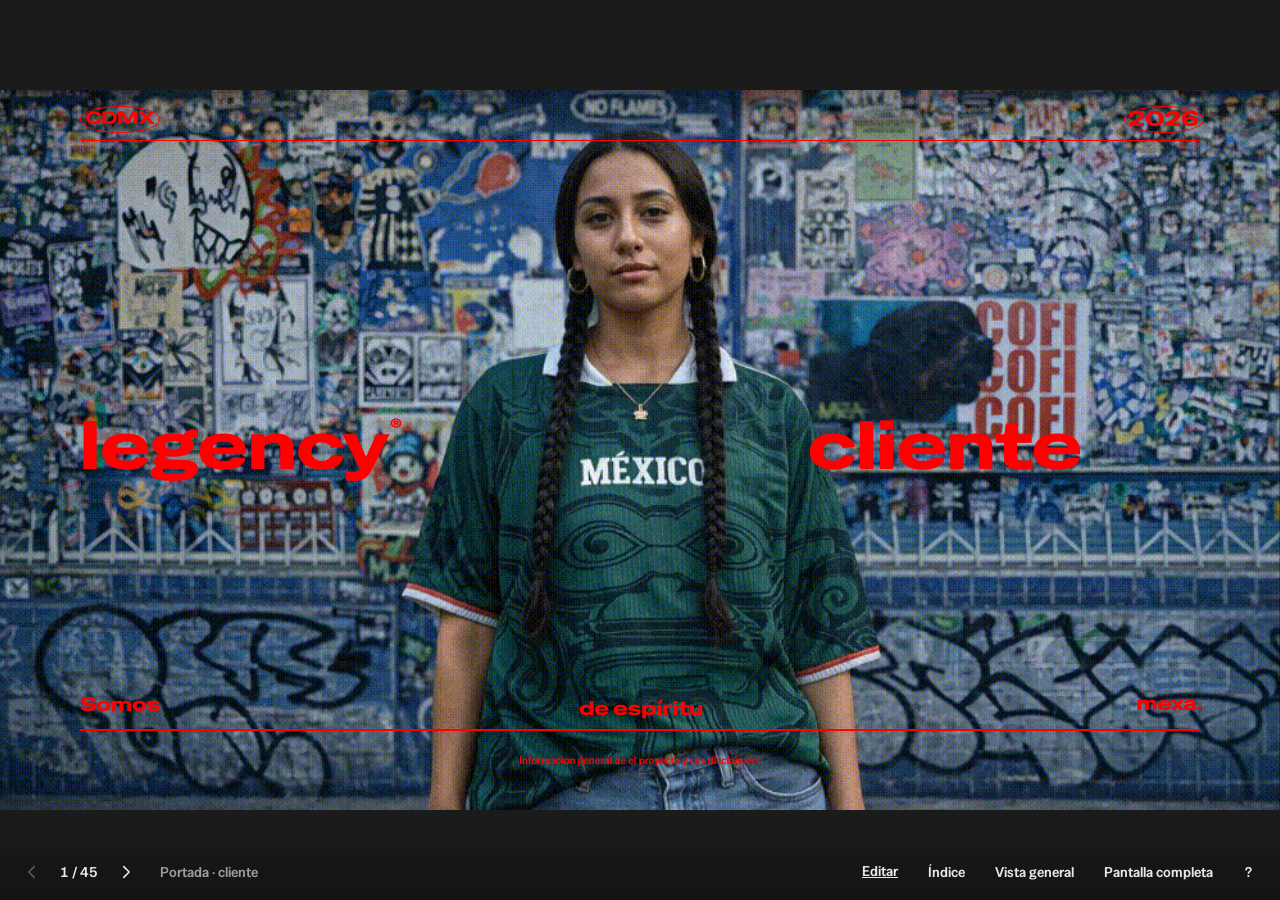
<file: index.html>
<!doctype html>
<html lang="es">
<head>
  <meta charset="utf-8">
  <meta name="viewport" content="width=device-width, initial-scale=1, viewport-fit=cover">
  <title>Legency · Presentaciones</title>
  <meta name="robots" content="noindex">
  <link rel="icon" href="data:,">
  <link rel="preconnect" href="https://fonts.googleapis.com">
  <link rel="preconnect" href="https://fonts.gstatic.com" crossorigin>
  <link rel="stylesheet" href="src/slide.css">
  <link rel="stylesheet" href="src/viewer.css">
</head>
<body>
  <main class="stage" id="stage" aria-roledescription="presentación"></main>

  <nav class="bar" id="bar" aria-label="Controles de la presentación">
    <div class="bar-nav">
      <button type="button" class="btn icon" id="prev" aria-label="Diapositiva anterior" title="Anterior (←)">
        <svg viewBox="0 0 20 20" aria-hidden="true"><path d="M12.5 4 6.5 10l6 6" /></svg>
      </button>
      <span class="counter" id="counter" aria-live="off">1 / 45</span>
      <button type="button" class="btn icon" id="next" aria-label="Diapositiva siguiente" title="Siguiente (→)">
        <svg viewBox="0 0 20 20" aria-hidden="true"><path d="m7.5 4 6 6-6 6" /></svg>
      </button>
    </div>
    <p class="bar-title" id="slide-title" aria-live="polite"></p>
    <div class="bar-actions">
      <a class="btn" href="editor.html" title="Editar contenido">Editar</a>
      <button type="button" class="btn" id="open-index" aria-controls="index" aria-expanded="false" title="Índice (I)">Índice</button>
      <button type="button" class="btn" id="open-overview" aria-controls="overview" aria-expanded="false" title="Vista general (G)">Vista general</button>
      <button type="button" class="btn" id="toggle-fs" title="Pantalla completa (F)">Pantalla completa</button>
      <button type="button" class="btn icon" id="open-help" aria-label="Atajos de teclado" title="Atajos (?)">?</button>
    </div>
  </nav>

  <aside class="index" id="index" aria-label="Índice de diapositivas" hidden>
    <header class="panel-head">
      <h2>Índice</h2>
      <button type="button" class="btn" data-close="index">Cerrar</button>
    </header>
    <ol class="index-list" id="index-list"></ol>
  </aside>

  <section class="overview" id="overview" aria-label="Vista general" hidden>
    <header class="panel-head">
      <h2 id="overview-title">Vista general</h2>
      <button type="button" class="btn" data-close="overview">Volver a la presentación</button>
    </header>
    <ol class="grid" id="grid"></ol>
  </section>

  <dialog class="help" id="help" aria-labelledby="help-title">
    <h2 id="help-title">Atajos de teclado</h2>
    <dl>
      <dt><kbd>→</kbd> <kbd>Espacio</kbd> <kbd>Av Pág</kbd></dt><dd>Siguiente</dd>
      <dt><kbd>←</kbd> <kbd>Re Pág</kbd></dt><dd>Anterior</dd>
      <dt><kbd>Inicio</kbd> <kbd>Fin</kbd></dt><dd>Primera y última</dd>
      <dt><kbd>12</kbd> <kbd>Enter</kbd></dt><dd>Ir a la diapositiva 12</dd>
      <dt><kbd>G</kbd></dt><dd>Vista general</dd>
      <dt><kbd>I</kbd></dt><dd>Índice</dd>
      <dt><kbd>F</kbd></dt><dd>Pantalla completa</dd>
      <dt><kbd>Esc</kbd></dt><dd>Cerrar panel</dd>
    </dl>
    <form method="dialog"><button class="btn" autofocus>Entendido</button></form>
  </dialog>

  <p class="jump" id="jump" hidden></p>
  <p class="error" id="error" hidden></p>

  <script type="module" src="src/app.js"></script>
</body>
</html>
</file>
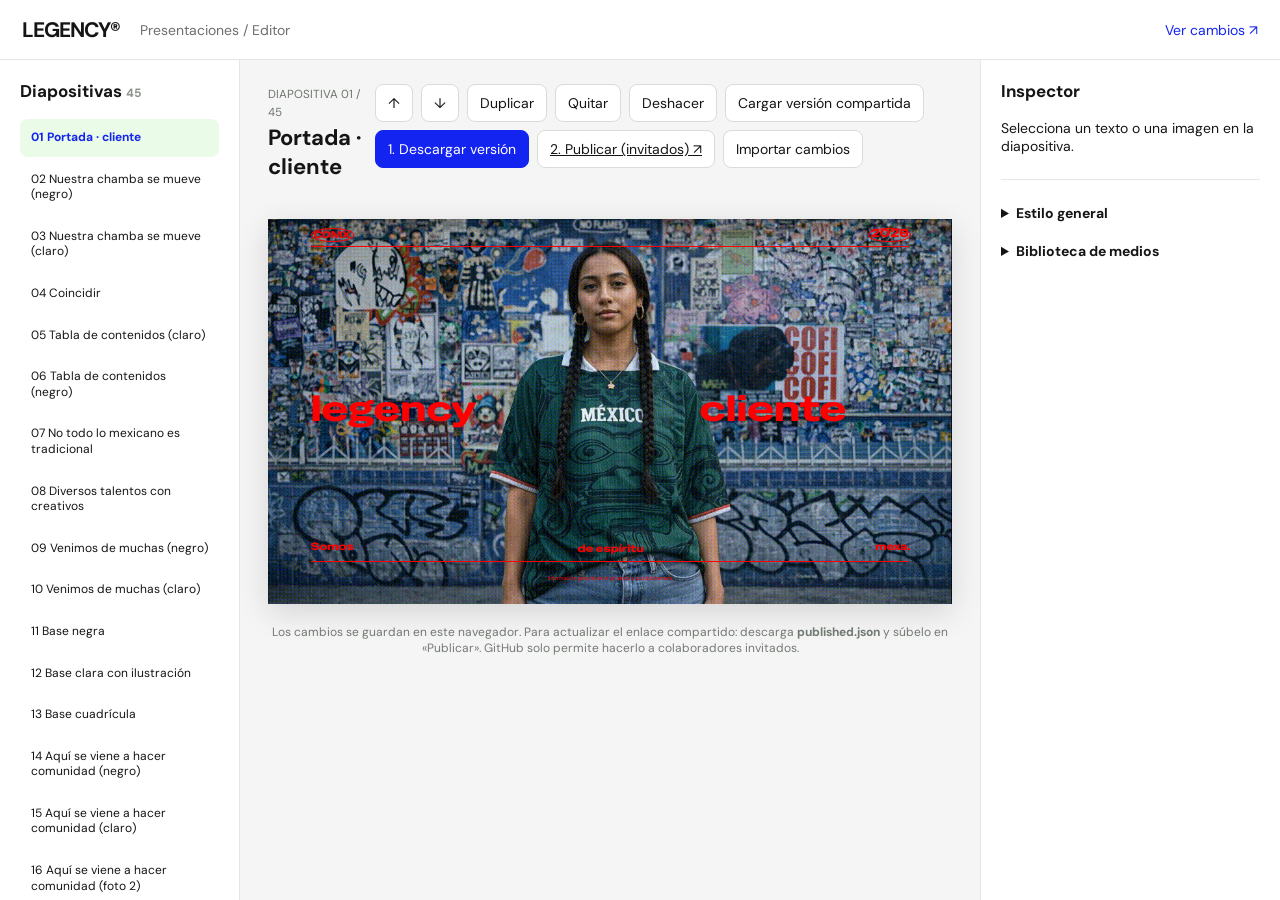
<file: editor.html>
<!doctype html>
<html lang="es"><head><meta charset="utf-8"><meta name="viewport" content="width=device-width,initial-scale=1"><title>Editor · Legency Presentaciones</title><link rel="stylesheet" href="src/slide.css"><link rel="stylesheet" href="src/editor.css"></head>
<body><header><strong>LEGENCY®</strong><span>Presentaciones / Editor</span><a href="./?preview=1">Ver cambios ↗</a></header>
<main><aside><h1>Diapositivas <small id="count"></small></h1><nav id="slides"></nav></aside>
<section class="work"><div class="top"><div><small id="slide-no"></small><h2 id="slide-name"></h2></div><div class="actions"><button id="up" title="Subir esta diapositiva">↑</button><button id="down" title="Bajar esta diapositiva">↓</button><button id="duplicate">Duplicar</button><button id="remove">Quitar</button><button id="undo">Deshacer</button><button id="reset">Cargar versión compartida</button><button id="export">1. Descargar versión</button><a class="button" href="https://github.com/legencymx/legency-presentaciones-web/upload/main" target="_blank" rel="noopener">2. Publicar (invitados) ↗</a><label class="button">Importar cambios<input id="import" type="file" accept="application/json" hidden></label></div></div><div id="canvas"></div><p class="hint">Los cambios se guardan en este navegador. Para actualizar el enlace compartido: descarga <b>published.json</b> y súbelo en «Publicar». GitHub solo permite hacerlo a colaboradores invitados.</p></section>
<aside class="inspector"><h2>Inspector</h2><div id="fields"><p>Selecciona un texto o una imagen.</p></div><hr><details><summary>Estilo general</summary><div id="theme-fields"></div></details><details><summary>Biblioteca de medios</summary><div id="library"></div></details></aside></main>
<script type="module" src="src/editor.js"></script></body></html>
</file>
<file: src/slide.css>
/* Lienzo de diapositiva. Independiente del visor: también lo usan la vista general y las herramientas. */

.slide {
  position: relative;
  width: 100%;
  aspect-ratio: 16 / 9;
  overflow: hidden;
  container-type: inline-size;
  --pt: calc(100cqw / 720);
  color: var(--c-ink);
  isolation: isolate;
  font-kerning: normal;
  -webkit-font-smoothing: antialiased;
  text-rendering: geometricPrecision;
}

.slide .el {
  position: absolute;
  box-sizing: border-box;
  margin: 0;
}

/* Texto: seleccionable, nunca rasterizado. El texto puede rebasar su caja, como en el original. */
.slide .el-text {
  display: flex;
  flex-direction: column;
  justify-content: flex-start;
  overflow: visible;
  overflow-wrap: normal;
  font-synthesis: none;
}
.slide .el-text .txt { min-width: 0; }
.slide .mk {
  background: var(--mk-bg, var(--c-green));
  color: var(--mk-fg, inherit);
  padding: var(--mk-pad, 0 calc(var(--pt) * 1.2));
  -webkit-box-decoration-break: clone;
  box-decoration-break: clone;
}
.slide .acc { color: var(--acc, var(--c-green)); font-weight: var(--acc-w, inherit); }
.slide .txt p { margin: 0; }
.slide .txt p + p { margin-top: var(--pgap, 0); }
.slide .txt sup { font-size: 0.32em; vertical-align: 1.6em; line-height: 0; }
.slide .lf-bg, .slide .lf-text { grid-area: 1 / 1; }
.slide .txt:has(> .lf-bg) { display: grid; }
.slide .lf-bg, .slide .lf-bg .acc, .slide .lf-bg .mk { color: transparent; user-select: none; }
.slide .lf-text .line-fill { background: none; }
.slide .line-fill {
  background: var(--lf-bg);
  padding: 0 var(--lf-pad, calc(var(--pt) * 2));
  -webkit-box-decoration-break: clone;
  box-decoration-break: clone;
}

.slide .el-media { overflow: hidden; }
.slide .el-media img,
.slide .el-media video {
  display: block;
  width: 100%;
  height: 100%;
  user-select: none;
}
.slide .el-media.is-missing {
  display: grid;
  place-items: center;
  text-align: center;
  background:
    repeating-linear-gradient(135deg, rgb(255 255 255 / 0.06) 0 calc(var(--pt) * 6), transparent 0 calc(var(--pt) * 12)),
    #2a2a2a;
  color: #bdbdbd;
  font: 400 calc(var(--pt) * 9) / 1.3 var(--f-sans);
  align-content: var(--missing-align, center);
  padding-block: calc(var(--pt) * 14);
  outline: calc(var(--pt) * 1) dashed #6b6b6b;
  outline-offset: calc(var(--pt) * -6);
}
.slide .el-media.is-missing b { color: #fff; font-weight: 700; }

.slide .el-link { position: absolute; inset: 0; }
.slide .el-link:focus-visible { outline: 2px solid var(--c-green); outline-offset: 2px; }
</file>
<file: src/viewer.css>
/* Visor. La interfaz se mantiene en segundo plano: el protagonismo es de la diapositiva. */

:root {
  --ui-bg: #1b1b1b;
  --ui-fg: #e7e7e7;
  --ui-dim: #9a9a9a;
  --ui-line: rgb(231 231 231 / 0.14);
  --ui-panel: #232323;
  --ui-focus: #41fc3f;
  --ui-font: 'Special Gothic', system-ui, sans-serif;
  --ease-out: cubic-bezier(0.23, 1, 0.32, 1);
  color-scheme: dark;
}

* { box-sizing: border-box; }

/* Los paneles usan display:flex; esto garantiza que hidden siempre los saque del flujo y de los clics. */
.index[hidden], .overview[hidden], .jump[hidden], .error[hidden] { display: none; }

html, body {
  margin: 0;
  height: 100%;
  background: var(--ui-bg);
  color: var(--ui-fg);
  font: 500 14px/1.35 var(--ui-font);
  overflow: hidden;
}

body.hide-cursor, body.hide-cursor * { cursor: none; }

:focus-visible { outline: 2px solid var(--ui-focus); outline-offset: 2px; }

/* ---------- Escenario 16:9 ---------- */
.stage {
  position: fixed;
  inset: 0;
  margin: auto;
  width: min(100vw, calc(100dvh * 16 / 9));
  height: min(100dvh, calc(100vw * 9 / 16));
  outline: none;
}
.stage > .slide { width: 100%; height: 100%; }

/* ---------- Barra inferior ---------- */
.bar {
  position: fixed;
  left: 0;
  right: 0;
  bottom: 0;
  display: grid;
  grid-template-columns: auto 1fr auto;
  align-items: center;
  gap: 16px;
  padding: 10px max(14px, env(safe-area-inset-right)) max(10px, env(safe-area-inset-bottom)) max(14px, env(safe-area-inset-left));
  background: linear-gradient(to top, rgb(20 20 20 / 0.92), rgb(20 20 20 / 0.7) 70%, transparent);
  z-index: 10;
  transition: opacity 180ms ease, transform 180ms var(--ease-out);
}
.bar.is-idle { opacity: 0; transform: translateY(6px); pointer-events: none; }

.bar-nav { display: flex; align-items: center; gap: 4px; }
.counter {
  min-width: 5.5ch;
  text-align: center;
  font-variant-numeric: tabular-nums;
  color: var(--ui-fg);
}
.bar-title {
  margin: 0;
  color: var(--ui-dim);
  white-space: nowrap;
  overflow: hidden;
  text-overflow: ellipsis;
}
.bar-actions { display: flex; gap: 4px; }

.btn {
  appearance: none;
  border: 1px solid transparent;
  background: transparent;
  color: var(--ui-fg);
  font: inherit;
  padding: 7px 12px;
  border-radius: 6px;
  cursor: pointer;
  transition: background-color 150ms ease, color 150ms ease;
}
.btn:disabled { color: #5a5a5a; cursor: default; }
.btn:active:not(:disabled) { transform: scale(0.97); }
.btn.icon { width: 36px; height: 36px; padding: 0; display: grid; place-items: center; }
.btn svg { width: 18px; height: 18px; fill: none; stroke: currentColor; stroke-width: 1.8; stroke-linecap: round; stroke-linejoin: round; }
@media (hover: hover) and (pointer: fine) {
  .btn:hover:not(:disabled) { background: rgb(231 231 231 / 0.1); }
}

/* ---------- Paneles ---------- */
.panel-head {
  display: flex;
  align-items: center;
  justify-content: space-between;
  gap: 12px;
  padding: 14px 16px 12px 20px;
  border-bottom: 1px solid var(--ui-line);
}
.panel-head h2 { margin: 0; font-size: 15px; font-weight: 600; }

.index {
  position: fixed;
  inset: 0 auto 0 0;
  width: min(360px, 92vw);
  background: var(--ui-panel);
  z-index: 20;
  display: flex;
  flex-direction: column;
  box-shadow: 0 0 0 1px var(--ui-line), 12px 0 40px rgb(0 0 0 / 0.4);
  transform: translateX(-100%);
  transition: transform 220ms var(--ease-out);
}
.index.is-open { transform: none; }
.index-list {
  list-style: none;
  margin: 0;
  padding: 6px 0 20px;
  overflow-y: auto;
  flex: 1;
}
.index-list button {
  display: grid;
  grid-template-columns: 3ch 1fr;
  gap: 12px;
  width: 100%;
  padding: 8px 20px;
  border: 0;
  background: none;
  color: var(--ui-fg);
  font: inherit;
  text-align: left;
  cursor: pointer;
  border-left: 3px solid transparent;
}
.index-list .num, .thumb-cap .num { color: var(--ui-dim); font-variant-numeric: tabular-nums; text-align: right; }
.index-list li[data-current] button { border-left-color: var(--ui-focus); background: rgb(65 252 63 / 0.07); }
.index-list li[data-current] .num { color: var(--ui-fg); }
@media (hover: hover) and (pointer: fine) {
  .index-list button:hover { background: rgb(231 231 231 / 0.06); }
}

.overview {
  position: fixed;
  inset: 0;
  z-index: 20;
  background: var(--ui-bg);
  display: flex;
  flex-direction: column;
  opacity: 0;
  transform: scale(0.985);
  transition: opacity 180ms var(--ease-out), transform 180ms var(--ease-out);
}
.overview.is-open { opacity: 1; transform: none; }
.grid {
  list-style: none;
  margin: 0;
  padding: 20px;
  display: grid;
  grid-template-columns: repeat(auto-fill, minmax(240px, 1fr));
  gap: 22px 16px;
  overflow-y: auto;
  flex: 1;
  align-content: start;
}
@media (min-width: 1800px) { .grid { grid-template-columns: repeat(auto-fill, minmax(300px, 1fr)); } }
.thumb {
  display: block;
  width: 100%;
  padding: 0;
  border: 0;
  background: none;
  color: inherit;
  font: inherit;
  text-align: left;
  cursor: pointer;
}
.thumb-frame {
  border-radius: 4px;
  overflow: hidden;
  box-shadow: 0 0 0 1px var(--ui-line);
}
.thumb-frame .slide { pointer-events: none; }
.thumb:focus-visible { outline: none; }
.thumb:focus-visible .thumb-frame { box-shadow: 0 0 0 2px var(--ui-focus); }
li[data-current] .thumb-frame { box-shadow: 0 0 0 2px var(--ui-fg); }
li[data-current] .thumb:focus-visible .thumb-frame { box-shadow: 0 0 0 2px var(--ui-focus); }
.thumb-cap {
  display: grid;
  grid-template-columns: auto 1fr;
  gap: 8px;
  padding-top: 8px;
  font-size: 13px;
}
.thumb-cap .name { overflow: hidden; text-overflow: ellipsis; white-space: nowrap; }

/* ---------- Ayuda, salto y errores ---------- */
.help {
  border: 0;
  border-radius: 10px;
  padding: 22px 24px;
  background: var(--ui-panel);
  color: var(--ui-fg);
  box-shadow: 0 0 0 1px var(--ui-line), 0 24px 60px rgb(0 0 0 / 0.5);
  max-width: 420px;
}
.help::backdrop { background: rgb(0 0 0 / 0.55); }
.help h2 { margin: 0 0 14px; font-size: 16px; }
.help dl { display: grid; grid-template-columns: auto 1fr; gap: 10px 18px; margin: 0 0 18px; }
.help dt { white-space: nowrap; }
.help dd { margin: 0; color: var(--ui-dim); }
kbd {
  display: inline-block;
  min-width: 1.6em;
  padding: 1px 6px;
  border-radius: 4px;
  border: 1px solid var(--ui-line);
  background: #2c2c2c;
  font: 500 12px/1.5 var(--ui-font);
  text-align: center;
}

.jump {
  position: fixed;
  top: 16px;
  right: 16px;
  margin: 0;
  padding: 8px 12px;
  border-radius: 6px;
  background: var(--ui-panel);
  box-shadow: 0 0 0 1px var(--ui-line);
  font-variant-numeric: tabular-nums;
  z-index: 30;
}
.error {
  position: fixed;
  inset: auto 20px 50% 20px;
  max-width: 560px;
  margin: 0 auto;
  padding: 16px 18px;
  border-radius: 8px;
  background: var(--ui-panel);
  box-shadow: 0 0 0 1px #ff5a4f;
}

@media (max-width: 720px) {
  .bar { grid-template-columns: auto auto; justify-content: space-between; }
  .bar-title { display: none; }
  #toggle-fs, #open-help { display: none; }
}

@media (prefers-reduced-motion: reduce) {
  .bar, .index, .overview, .btn { transition: none; }
  .btn:active:not(:disabled) { transform: none; }
  .overview { transform: none; }
}
</file>
<file: src/editor.css>
@import url('https://fonts.googleapis.com/css2?family=DM+Sans:wght@400;500;600;700&display=swap');
*{box-sizing:border-box}body{margin:0;background:#f4f5f4;color:#151515;font:14px 'DM Sans',sans-serif}button,.button,input,textarea,select{font:inherit}button,.button{cursor:pointer;border:1px solid #d9dcd9;border-radius:8px;padding:9px 12px;background:#fff;color:#151515}button:hover,.button:hover{border-color:#1424f0}header{height:60px;display:flex;align-items:center;gap:20px;padding:0 22px;background:#fff;border-bottom:1px solid #e4e7e4}header strong{font-size:21px;letter-spacing:-1px}header span{color:#6b706b}header a{margin-left:auto;color:#1424f0;text-decoration:none}main{display:grid;grid-template-columns:240px minmax(0,1fr) 300px;min-height:calc(100vh - 60px)}aside{background:#fff;padding:20px;overflow:auto;max-height:calc(100vh - 60px)}aside:first-child{border-right:1px solid #e4e7e4}.inspector{border-left:1px solid #e4e7e4}h1,h2{font-size:17px;margin:0 0 17px}h1 small{font-size:12px;color:#8b908b}#slides{display:grid;gap:4px}#slides button{width:100%;text-align:left;border:0;background:transparent;padding:11px;font-size:12px;line-height:1.3}#slides button.active{background:#eafce7;color:#1424f0;font-weight:700}.work{padding:24px 28px;min-width:0}.top{display:flex;align-items:start;justify-content:space-between;gap:12px}.top h2{font-size:22px;margin:3px 0 18px}.top small{color:#6d756d}.actions{display:flex;gap:8px;flex-wrap:wrap}.actions #export{background:#1424f0;color:#fff;border-color:#1424f0}#canvas{width:min(100%,1000px);aspect-ratio:16/9;margin:20px auto;background:#e3e3e3;box-shadow:0 8px 30px #0002;position:relative;overflow:hidden}#canvas .slide{width:100%;height:100%}#canvas .el{cursor:pointer}#canvas .el.selected{outline:2px solid #42ef35;outline-offset:2px}.hint{color:#747a74;text-align:center;font-size:12px}label.field{display:block;margin:16px 0 4px;font-size:11px;text-transform:uppercase;letter-spacing:.07em;color:#626862}input[type=text],input[type=number],textarea,select{display:block;width:100%;padding:9px;border:1px solid #d8ddd8;border-radius:6px;background:#fff;color:#111}textarea{min-height:115px;resize:vertical}input[type=file]{width:100%;font-size:12px}small.note{display:block;color:#737973;margin:8px 0;line-height:1.5}details{margin-top:20px}summary{cursor:pointer;font-weight:700}hr{border:0;border-top:1px solid #e4e8e4;margin:24px 0}.media-row{display:flex;align-items:center;gap:9px;margin:10px 0;font-size:12px}.media-row img{width:45px;height:35px;object-fit:cover;background:#eee}.media-row span{flex:1;overflow:hidden;text-overflow:ellipsis}#library{max-height:360px;overflow:auto}@media(max-width:1050px){main{grid-template-columns:180px minmax(0,1fr)}.inspector{grid-column:1/-1;max-height:none;border-left:0;border-top:1px solid #ddd}.work{padding:16px}}@media(max-width:650px){main{display:block}aside:first-child{max-height:180px}.top{display:block}.actions{margin-bottom:10px}}
</file>
